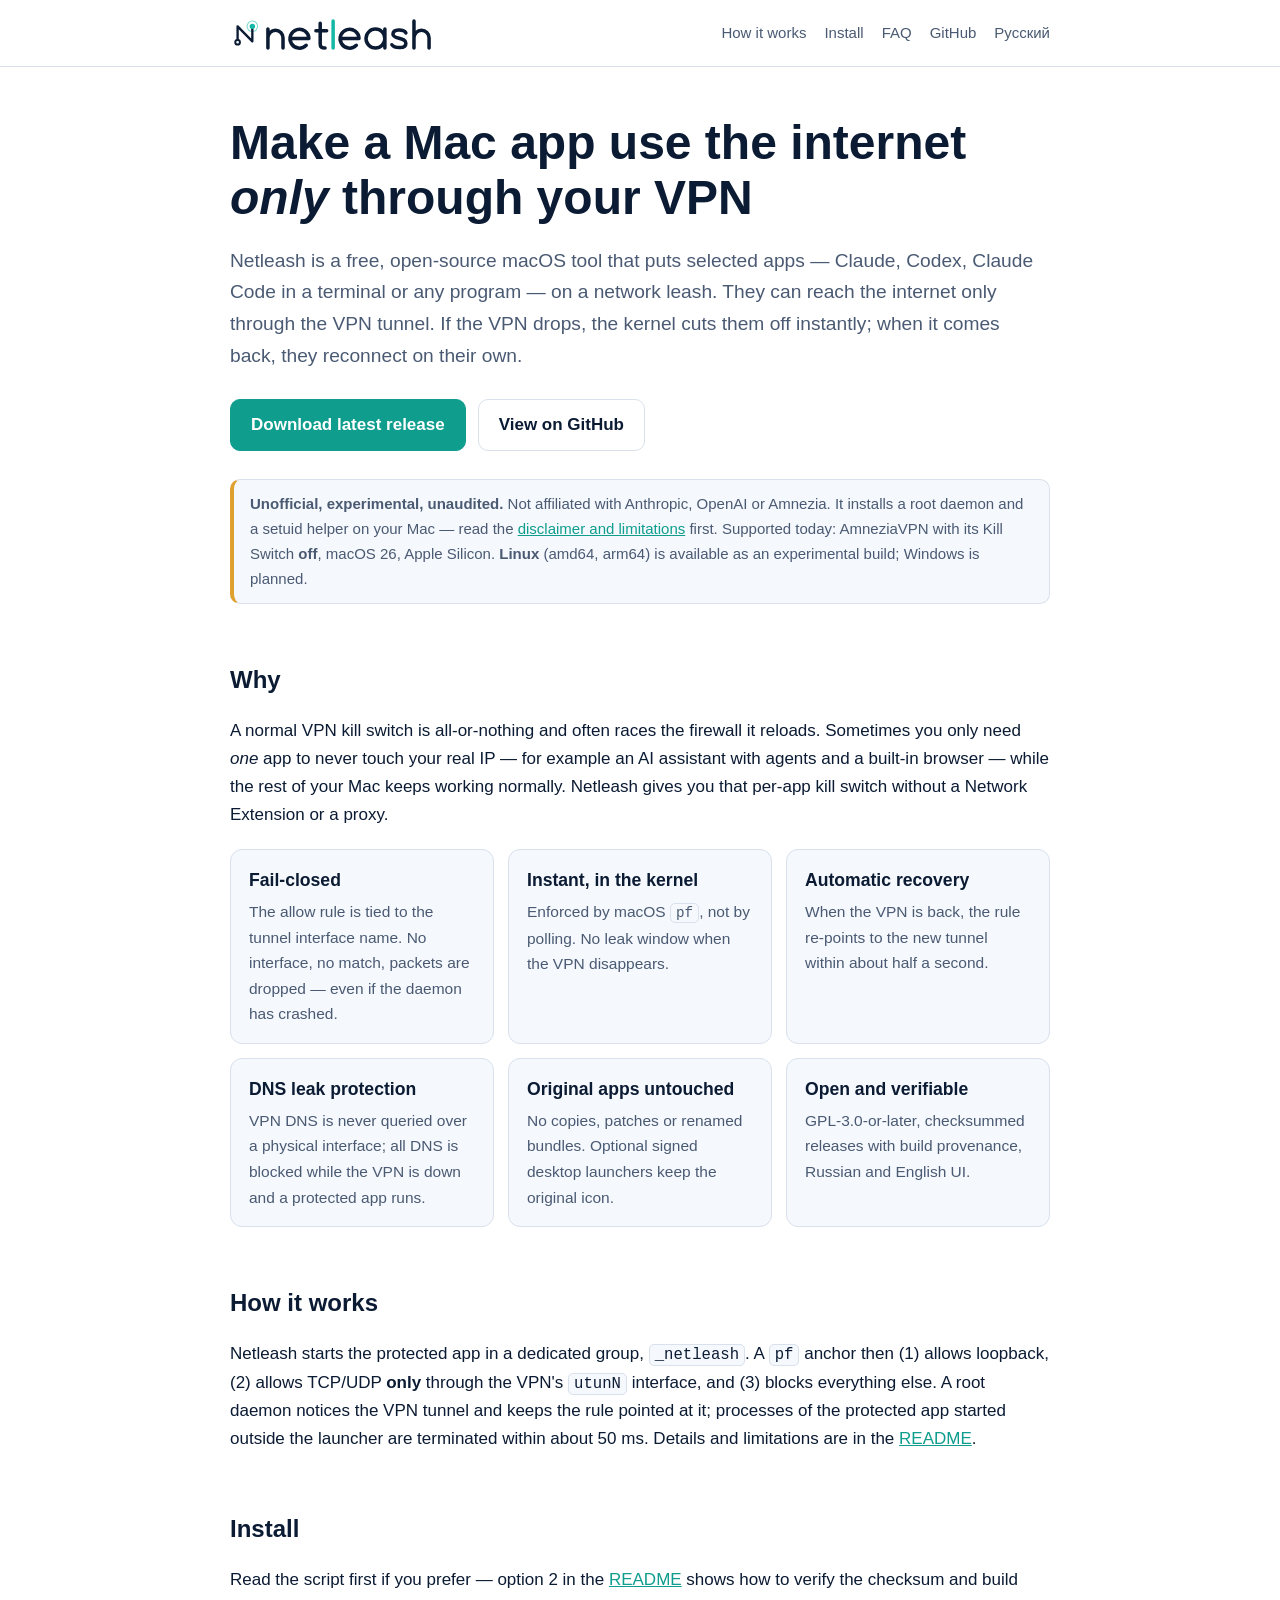
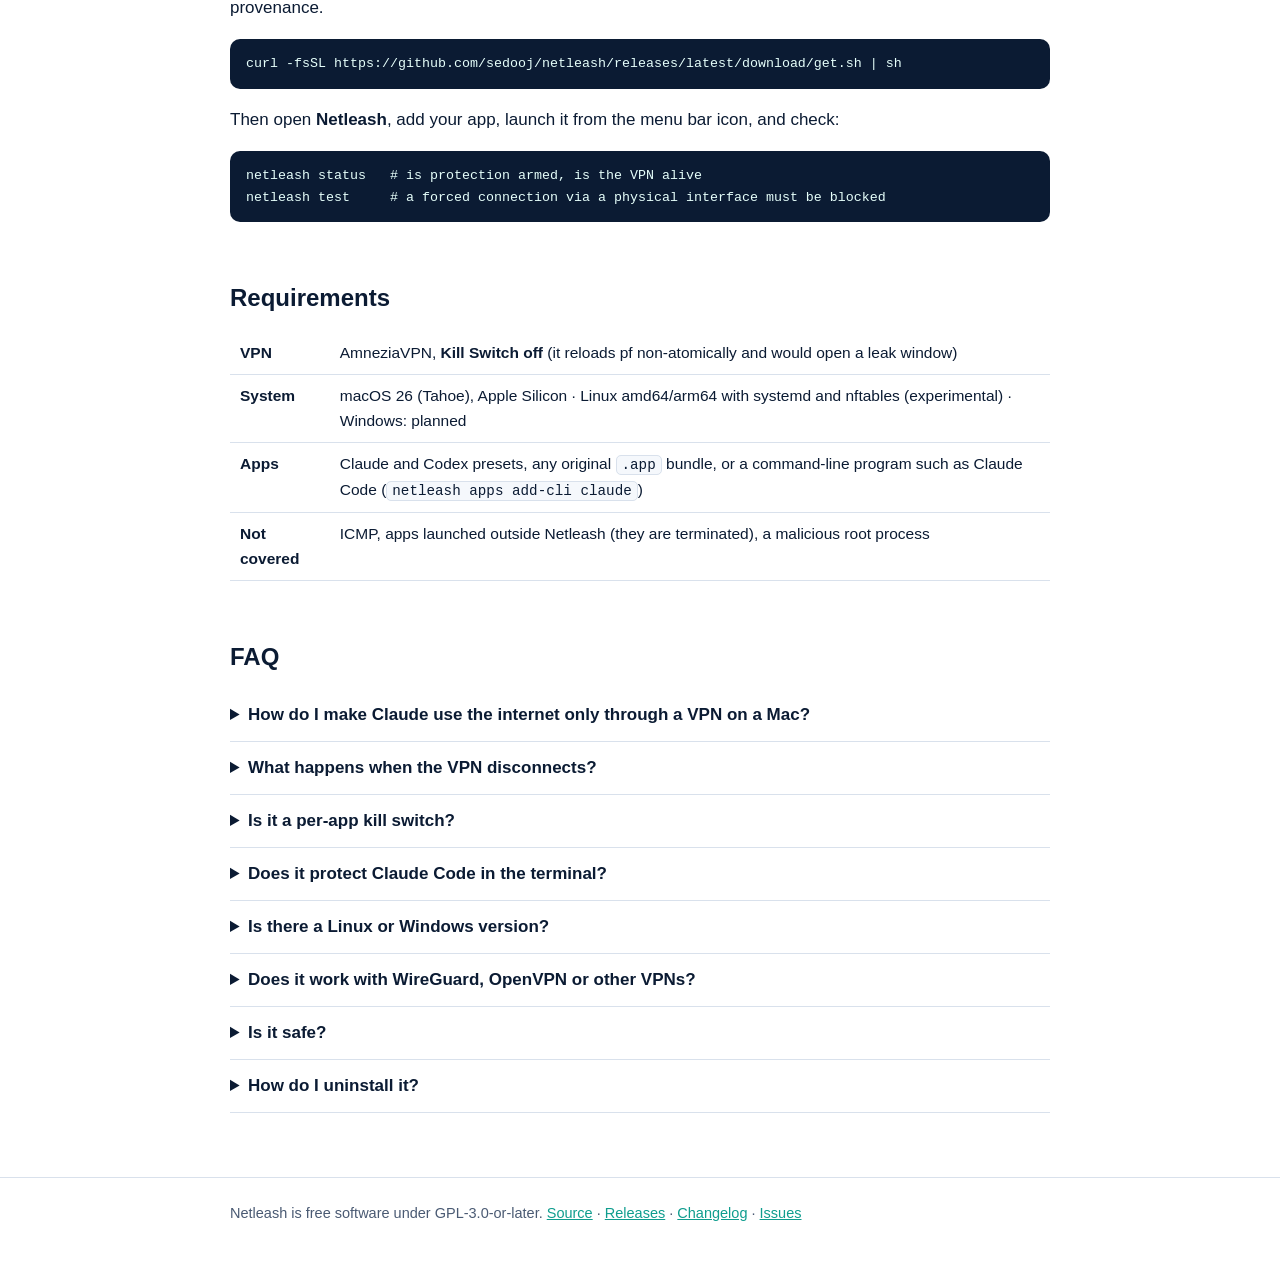
<file: docs/index.html>
<!doctype html>
<html lang="en">
<head>
<meta charset="utf-8">
<meta name="viewport" content="width=device-width,initial-scale=1">
<title>Netleash — make a Mac app use the network only through a VPN (kernel-level, fail-closed)</title>
<meta name="description" content="Netleash is a free open-source macOS tool that lets chosen apps, such as Claude or Codex, reach the internet only through your VPN. If the VPN drops, the app is cut off in the kernel (pf) instantly; when it returns, the network returns.">
<link rel="canonical" href="https://sedooj.github.io/netleash/">
<link rel="alternate" hreflang="en" href="https://sedooj.github.io/netleash/">
<link rel="alternate" hreflang="ru" href="https://sedooj.github.io/netleash/ru/">
<link rel="alternate" hreflang="x-default" href="https://sedooj.github.io/netleash/">
<link rel="icon" type="image/svg+xml" href="favicon.svg">
<meta property="og:type" content="website">
<meta property="og:title" content="Netleash — per-app VPN kill switch for macOS">
<meta property="og:description" content="Confine selected macOS apps to a VPN tunnel at the kernel level. Fail-closed, open source (GPL-3.0).">
<meta property="og:url" content="https://sedooj.github.io/netleash/">
<meta property="og:image" content="https://sedooj.github.io/netleash/og.png">
<meta name="twitter:card" content="summary_large_image">
<link rel="stylesheet" href="style.css">
<script type="application/ld+json">
{"@context":"https://schema.org","@type":"SoftwareApplication","name":"Netleash","applicationCategory":"SecurityApplication","operatingSystem":["macOS 26 (Apple Silicon)","Linux (experimental)"],"softwareVersion":"0.4.0","license":"https://www.gnu.org/licenses/gpl-3.0.html","url":"https://sedooj.github.io/netleash/","downloadUrl":"https://github.com/sedooj/netleash/releases/latest","codeRepository":"https://github.com/sedooj/netleash","description":"Open-source macOS tool that confines selected applications' network access to a VPN tunnel using the pf firewall; fail-closed when the VPN drops.","offers":{"@type":"Offer","price":"0","priceCurrency":"USD"}}
</script>
<script type="application/ld+json">
{"@context":"https://schema.org","@type":"FAQPage","mainEntity":[
{"@type":"Question","name":"How do I make Claude (or any Mac app) use the internet only through a VPN?","acceptedAnswer":{"@type":"Answer","text":"Install Netleash, add the app in its window and launch it from Netleash. The app runs in a dedicated group and a pf firewall rule lets that group out only through the VPN's tunnel interface; everything else is blocked."}},
{"@type":"Question","name":"What happens when the VPN disconnects?","acceptedAnswer":{"@type":"Answer","text":"The protected app loses the network in the same instant, because the allow rule is bound to the tunnel interface name and stops matching when the interface disappears. When the VPN returns, the network returns automatically."}},
{"@type":"Question","name":"Is this a per-app kill switch for macOS?","acceptedAnswer":{"@type":"Answer","text":"Yes, for the apps you choose. Other apps are not affected and keep their normal connection."}},
{"@type":"Question","name":"Which VPNs are supported?","acceptedAnswer":{"@type":"Answer","text":"Currently AmneziaVPN with its own Kill Switch turned off, on macOS 26 (Apple Silicon). Other VPNs are not validated yet."}}]}
</script>
</head>
<body>
<header><div class="wrap">
  <a href="./" aria-label="Netleash"><img class="logo-light" src="logo.svg" alt="Netleash"><img class="logo-dark" src="logo-dark.svg" alt="Netleash"></a>
  <nav><a href="#how">How it works</a><a href="#install">Install</a><a href="#faq">FAQ</a><a href="https://github.com/sedooj/netleash">GitHub</a><a href="ru/" hreflang="ru" lang="ru">Русский</a></nav>
</div></header>
<main class="wrap">
<h1>Make a Mac app use the internet <em>only</em> through your VPN</h1>
<p class="lead">Netleash is a free, open-source macOS tool that puts selected apps — Claude, Codex, Claude Code in a terminal or any program — on a network leash. They can reach the internet only through the VPN tunnel. If the VPN drops, the kernel cuts them off instantly; when it comes back, they reconnect on their own.</p>
<div class="btns">
  <a class="btn primary" href="https://github.com/sedooj/netleash/releases/latest">Download latest release</a>
  <a class="btn" href="https://github.com/sedooj/netleash">View on GitHub</a>
</div>
<div class="note"><b>Unofficial, experimental, unaudited.</b> Not affiliated with Anthropic, OpenAI or Amnezia. It installs a root daemon and a setuid helper on your Mac — read the <a href="https://github.com/sedooj/netleash#disclaimer">disclaimer and limitations</a> first. Supported today: AmneziaVPN with its Kill Switch <b>off</b>, macOS 26, Apple Silicon. <b>Linux</b> (amd64, arm64) is available as an experimental build; Windows is planned.</div>

<h2>Why</h2>
<p>A normal VPN kill switch is all-or-nothing and often races the firewall it reloads. Sometimes you only need <em>one</em> app to never touch your real IP — for example an AI assistant with agents and a built-in browser — while the rest of your Mac keeps working normally. Netleash gives you that per-app kill switch without a Network Extension or a proxy.</p>
<div class="grid">
  <div class="card"><h3>Fail-closed</h3><p>The allow rule is tied to the tunnel interface name. No interface, no match, packets are dropped — even if the daemon has crashed.</p></div>
  <div class="card"><h3>Instant, in the kernel</h3><p>Enforced by macOS <code>pf</code>, not by polling. No leak window when the VPN disappears.</p></div>
  <div class="card"><h3>Automatic recovery</h3><p>When the VPN is back, the rule re-points to the new tunnel within about half a second.</p></div>
  <div class="card"><h3>DNS leak protection</h3><p>VPN DNS is never queried over a physical interface; all DNS is blocked while the VPN is down and a protected app runs.</p></div>
  <div class="card"><h3>Original apps untouched</h3><p>No copies, patches or renamed bundles. Optional signed desktop launchers keep the original icon.</p></div>
  <div class="card"><h3>Open and verifiable</h3><p>GPL-3.0-or-later, checksummed releases with build provenance, Russian and English UI.</p></div>
</div>

<h2 id="how">How it works</h2>
<p>Netleash starts the protected app in a dedicated group, <code>_netleash</code>. A <code>pf</code> anchor then (1) allows loopback, (2) allows TCP/UDP <b>only</b> through the VPN's <code>utunN</code> interface, and (3) blocks everything else. A root daemon notices the VPN tunnel and keeps the rule pointed at it; processes of the protected app started outside the launcher are terminated within about 50&nbsp;ms. Details and limitations are in the <a href="https://github.com/sedooj/netleash#how-it-works">README</a>.</p>

<h2 id="install">Install</h2>
<p>Read the script first if you prefer — option 2 in the <a href="https://github.com/sedooj/netleash#install">README</a> shows how to verify the checksum and build provenance.</p>
<pre><code>curl -fsSL https://github.com/sedooj/netleash/releases/latest/download/get.sh | sh</code></pre>
<p>Then open <b>Netleash</b>, add your app, launch it from the menu bar icon, and check:</p>
<pre><code>netleash status   # is protection armed, is the VPN alive
netleash test     # a forced connection via a physical interface must be blocked</code></pre>

<h2>Requirements</h2>
<table>
<tr><th>VPN</th><td>AmneziaVPN, <b>Kill Switch off</b> (it reloads pf non-atomically and would open a leak window)</td></tr>
<tr><th>System</th><td>macOS 26 (Tahoe), Apple Silicon · Linux amd64/arm64 with systemd and nftables (experimental) · Windows: planned</td></tr>
<tr><th>Apps</th><td>Claude and Codex presets, any original <code>.app</code> bundle, or a command-line program such as Claude Code (<code>netleash apps add-cli claude</code>)</td></tr>
<tr><th>Not covered</th><td>ICMP, apps launched outside Netleash (they are terminated), a malicious root process</td></tr>
</table>

<h2 id="faq">FAQ</h2>
<details><summary>How do I make Claude use the internet only through a VPN on a Mac?</summary><p>Install Netleash, add Claude in its window and open Claude from Netleash. Claude and everything it launches then run in the protected group and can only use the VPN tunnel.</p></details>
<details><summary>What happens when the VPN disconnects?</summary><p>The app loses the network at once. When the VPN is back, connections work again without restarting the app; a response interrupted mid-stream has to be resent.</p></details>
<details><summary>Is it a per-app kill switch?</summary><p>Yes, for the apps you choose. Everything else keeps its normal connection.</p></details>
<details><summary>Does it protect Claude Code in the terminal?</summary><p>Yes: <code>netleash apps add-cli claude</code>, then start it with <code>netleash run claude</code> or in <code>netleash shell</code>. A <code>claude</code> started any other way is terminated.</p></details>
<details><summary>Is there a Linux or Windows version?</summary><p>Linux (amd64 and arm64) is available and experimental: it uses nftables and a systemd service. Windows is planned and needs a separate filtering driver.</p></details>
<details><summary>Does it work with WireGuard, OpenVPN or other VPNs?</summary><p>Not yet validated. Today only AmneziaVPN is supported; see the <a href="https://github.com/sedooj/netleash/issues">issue tracker</a> to ask for others.</p></details>
<details><summary>Is it safe?</summary><p>It is experimental and unaudited, and it installs privileged components. The code is small and public; read it, verify releases, and keep the <code>netleash panic</code> rollback in mind.</p></details>
<details><summary>How do I uninstall it?</summary><p><code>sudo /usr/local/libexec/netleash/uninstall.sh</code></p></details>
</main>
<footer><div class="wrap">Netleash is free software under GPL-3.0-or-later. <a href="https://github.com/sedooj/netleash">Source</a> · <a href="https://github.com/sedooj/netleash/releases">Releases</a> · <a href="https://github.com/sedooj/netleash/blob/main/CHANGELOG.md">Changelog</a> · <a href="https://github.com/sedooj/netleash/issues">Issues</a></div></footer>
</body>
</html>
</file>
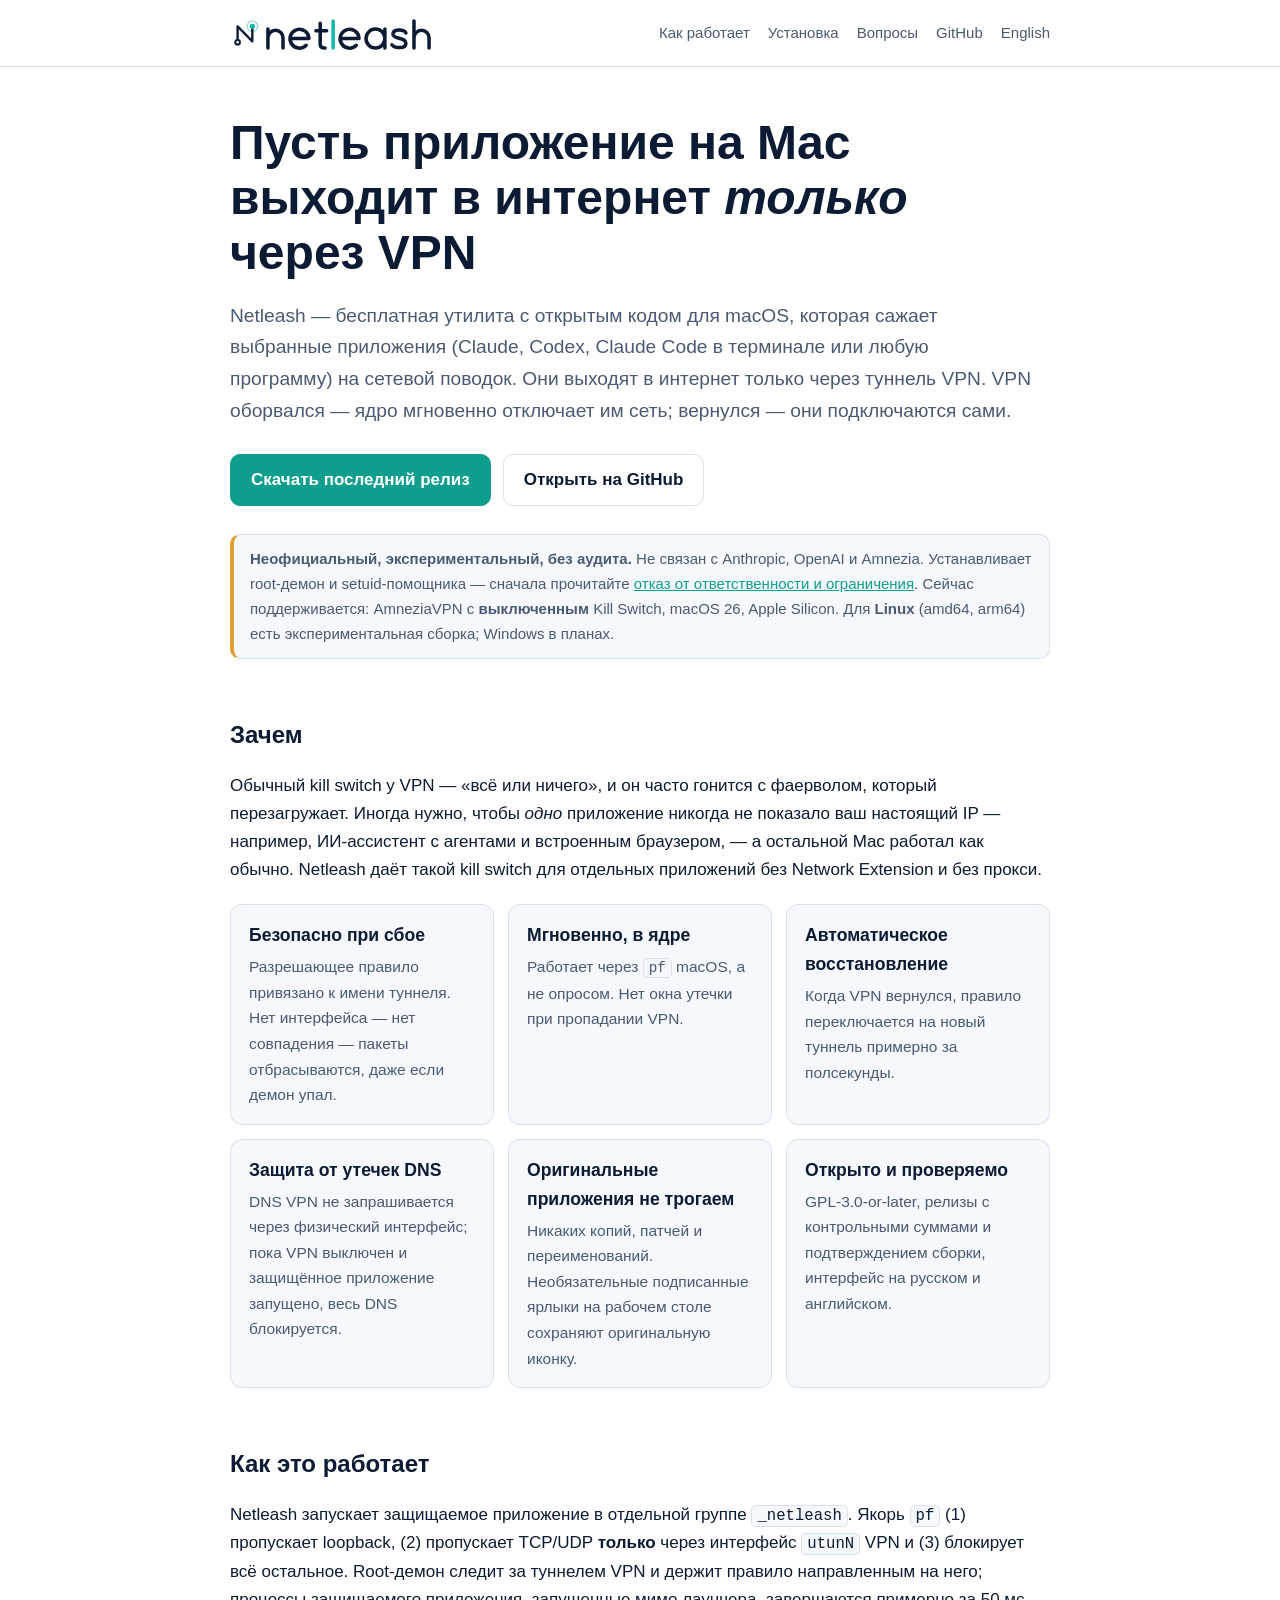
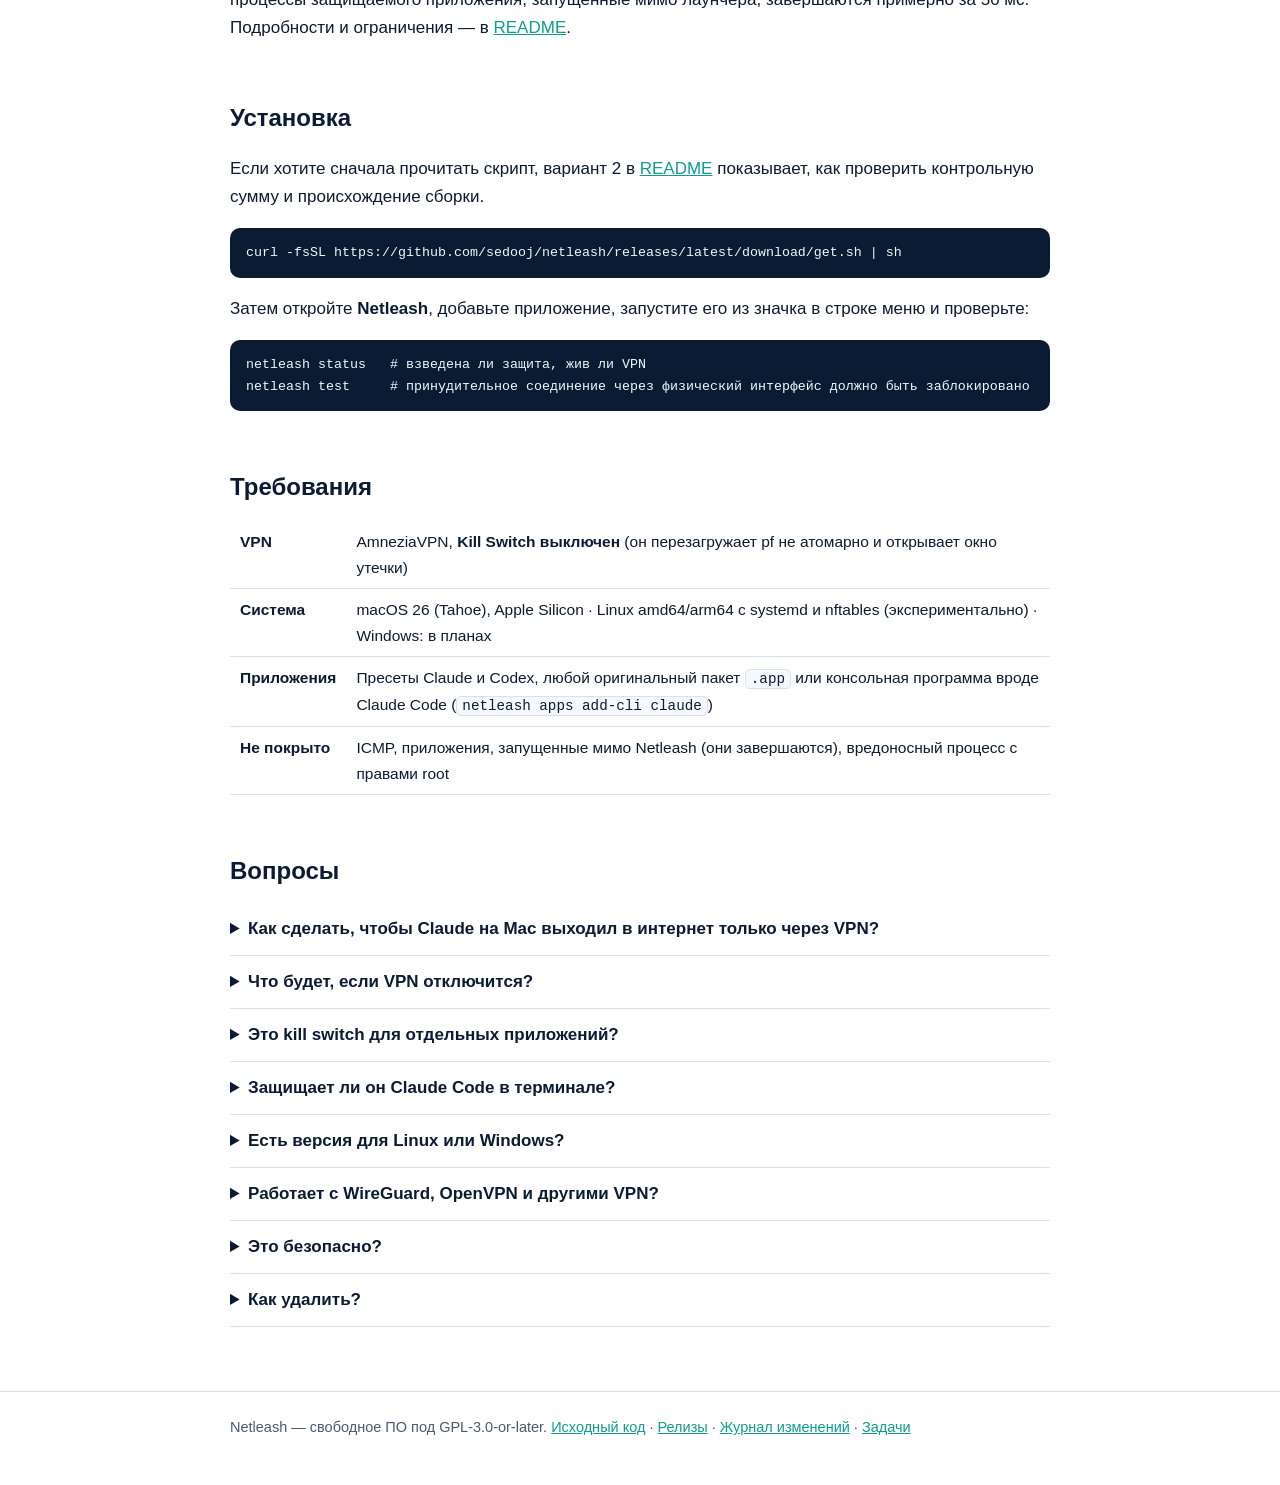
<file: docs/ru/index.html>
<!doctype html>
<html lang="ru">
<head>
<meta charset="utf-8">
<meta name="viewport" content="width=device-width,initial-scale=1">
<title>Netleash — выход приложения Mac в интернет только через VPN (на уровне ядра)</title>
<meta name="description" content="Netleash — бесплатная утилита с открытым кодом для macOS: выбранные приложения, например Claude или Codex, выходят в сеть только через VPN. VPN оборвался — приложение отключается мгновенно, в ядре (pf); VPN вернулся — сеть возвращается сама.">
<link rel="canonical" href="https://sedooj.github.io/netleash/ru/">
<link rel="alternate" hreflang="en" href="https://sedooj.github.io/netleash/">
<link rel="alternate" hreflang="ru" href="https://sedooj.github.io/netleash/ru/">
<link rel="alternate" hreflang="x-default" href="https://sedooj.github.io/netleash/">
<link rel="icon" type="image/svg+xml" href="../favicon.svg">
<meta property="og:type" content="website">
<meta property="og:title" content="Netleash — kill switch для отдельных приложений macOS">
<meta property="og:description" content="Ограничивает выбранные приложения macOS туннелем VPN на уровне ядра. Безопасно при сбое, открытый код (GPL-3.0).">
<meta property="og:url" content="https://sedooj.github.io/netleash/ru/">
<meta property="og:image" content="https://sedooj.github.io/netleash/og.png">
<meta name="twitter:card" content="summary_large_image">
<link rel="stylesheet" href="../style.css">
<script type="application/ld+json">
{"@context":"https://schema.org","@type":"SoftwareApplication","name":"Netleash","inLanguage":"ru","applicationCategory":"SecurityApplication","operatingSystem":["macOS 26 (Apple Silicon)","Linux (экспериментально)"],"softwareVersion":"0.4.0","license":"https://www.gnu.org/licenses/gpl-3.0.html","url":"https://sedooj.github.io/netleash/ru/","downloadUrl":"https://github.com/sedooj/netleash/releases/latest","codeRepository":"https://github.com/sedooj/netleash","description":"Утилита с открытым кодом для macOS: ограничивает сеть выбранных приложений туннелем VPN через фаервол pf; при обрыве VPN сеть блокируется.","offers":{"@type":"Offer","price":"0","priceCurrency":"USD"}}
</script>
<script type="application/ld+json">
{"@context":"https://schema.org","@type":"FAQPage","inLanguage":"ru","mainEntity":[
{"@type":"Question","name":"Как заставить Claude (или любое приложение на Mac) выходить в интернет только через VPN?","acceptedAnswer":{"@type":"Answer","text":"Установите Netleash, добавьте приложение в его окне и запускайте его через Netleash. Приложение работает в отдельной группе, а правило pf выпускает эту группу только через туннельный интерфейс VPN; всё остальное блокируется."}},
{"@type":"Question","name":"Что будет, если VPN отключится?","acceptedAnswer":{"@type":"Answer","text":"Приложение теряет сеть в ту же долю секунды: разрешающее правило привязано к имени туннельного интерфейса и перестаёт совпадать, когда интерфейс пропадает. Когда VPN возвращается, сеть возвращается автоматически."}},
{"@type":"Question","name":"Это kill switch для отдельных приложений на Mac?","acceptedAnswer":{"@type":"Answer","text":"Да, для тех приложений, которые вы выберете. Остальные программы работают как обычно."}},
{"@type":"Question","name":"Какие VPN поддерживаются?","acceptedAnswer":{"@type":"Answer","text":"Сейчас AmneziaVPN с выключенным собственным Kill Switch, macOS 26 (Apple Silicon). Другие VPN пока не проверены."}}]}
</script>
</head>
<body>
<header><div class="wrap">
  <a href="./" aria-label="Netleash"><img class="logo-light" src="../logo.svg" alt="Netleash"><img class="logo-dark" src="../logo-dark.svg" alt="Netleash"></a>
  <nav><a href="#how">Как работает</a><a href="#install">Установка</a><a href="#faq">Вопросы</a><a href="https://github.com/sedooj/netleash/blob/main/README.ru.md">GitHub</a><a href="../" hreflang="en" lang="en">English</a></nav>
</div></header>
<main class="wrap">
<h1>Пусть приложение на Mac выходит в интернет <em>только</em> через VPN</h1>
<p class="lead">Netleash — бесплатная утилита с открытым кодом для macOS, которая сажает выбранные приложения (Claude, Codex, Claude Code в терминале или любую программу) на сетевой поводок. Они выходят в интернет только через туннель VPN. VPN оборвался — ядро мгновенно отключает им сеть; вернулся — они подключаются сами.</p>
<div class="btns">
  <a class="btn primary" href="https://github.com/sedooj/netleash/releases/latest">Скачать последний релиз</a>
  <a class="btn" href="https://github.com/sedooj/netleash/blob/main/README.ru.md">Открыть на GitHub</a>
</div>
<div class="note"><b>Неофициальный, экспериментальный, без аудита.</b> Не связан с Anthropic, OpenAI и Amnezia. Устанавливает root-демон и setuid-помощника — сначала прочитайте <a href="https://github.com/sedooj/netleash/blob/main/README.ru.md">отказ от ответственности и ограничения</a>. Сейчас поддерживается: AmneziaVPN с <b>выключенным</b> Kill Switch, macOS 26, Apple Silicon. Для <b>Linux</b> (amd64, arm64) есть экспериментальная сборка; Windows в планах.</div>

<h2>Зачем</h2>
<p>Обычный kill switch у VPN — «всё или ничего», и он часто гонится с фаерволом, который перезагружает. Иногда нужно, чтобы <em>одно</em> приложение никогда не показало ваш настоящий IP — например, ИИ-ассистент с агентами и встроенным браузером, — а остальной Mac работал как обычно. Netleash даёт такой kill switch для отдельных приложений без Network Extension и без прокси.</p>
<div class="grid">
  <div class="card"><h3>Безопасно при сбое</h3><p>Разрешающее правило привязано к имени туннеля. Нет интерфейса — нет совпадения — пакеты отбрасываются, даже если демон упал.</p></div>
  <div class="card"><h3>Мгновенно, в ядре</h3><p>Работает через <code>pf</code> macOS, а не опросом. Нет окна утечки при пропадании VPN.</p></div>
  <div class="card"><h3>Автоматическое восстановление</h3><p>Когда VPN вернулся, правило переключается на новый туннель примерно за полсекунды.</p></div>
  <div class="card"><h3>Защита от утечек DNS</h3><p>DNS VPN не запрашивается через физический интерфейс; пока VPN выключен и защищённое приложение запущено, весь DNS блокируется.</p></div>
  <div class="card"><h3>Оригинальные приложения не трогаем</h3><p>Никаких копий, патчей и переименований. Необязательные подписанные ярлыки на рабочем столе сохраняют оригинальную иконку.</p></div>
  <div class="card"><h3>Открыто и проверяемо</h3><p>GPL-3.0-or-later, релизы с контрольными суммами и подтверждением сборки, интерфейс на русском и английском.</p></div>
</div>

<h2 id="how">Как это работает</h2>
<p>Netleash запускает защищаемое приложение в отдельной группе <code>_netleash</code>. Якорь <code>pf</code> (1) пропускает loopback, (2) пропускает TCP/UDP <b>только</b> через интерфейс <code>utunN</code> VPN и (3) блокирует всё остальное. Root-демон следит за туннелем VPN и держит правило направленным на него; процессы защищаемого приложения, запущенные мимо лаунчера, завершаются примерно за 50&nbsp;мс. Подробности и ограничения — в <a href="https://github.com/sedooj/netleash/blob/main/README.ru.md">README</a>.</p>

<h2 id="install">Установка</h2>
<p>Если хотите сначала прочитать скрипт, вариант 2 в <a href="https://github.com/sedooj/netleash/blob/main/README.ru.md">README</a> показывает, как проверить контрольную сумму и происхождение сборки.</p>
<pre><code>curl -fsSL https://github.com/sedooj/netleash/releases/latest/download/get.sh | sh</code></pre>
<p>Затем откройте <b>Netleash</b>, добавьте приложение, запустите его из значка в строке меню и проверьте:</p>
<pre><code>netleash status   # взведена ли защита, жив ли VPN
netleash test     # принудительное соединение через физический интерфейс должно быть заблокировано</code></pre>

<h2>Требования</h2>
<table>
<tr><th>VPN</th><td>AmneziaVPN, <b>Kill Switch выключен</b> (он перезагружает pf не атомарно и открывает окно утечки)</td></tr>
<tr><th>Система</th><td>macOS 26 (Tahoe), Apple Silicon · Linux amd64/arm64 с systemd и nftables (экспериментально) · Windows: в планах</td></tr>
<tr><th>Приложения</th><td>Пресеты Claude и Codex, любой оригинальный пакет <code>.app</code> или консольная программа вроде Claude Code (<code>netleash apps add-cli claude</code>)</td></tr>
<tr><th>Не покрыто</th><td>ICMP, приложения, запущенные мимо Netleash (они завершаются), вредоносный процесс с правами root</td></tr>
</table>

<h2 id="faq">Вопросы</h2>
<details><summary>Как сделать, чтобы Claude на Mac выходил в интернет только через VPN?</summary><p>Установите Netleash, добавьте Claude в его окне и открывайте Claude через Netleash. Claude и всё, что он запускает, работают в защищённой группе и могут использовать только туннель VPN.</p></details>
<details><summary>Что будет, если VPN отключится?</summary><p>Приложение сразу теряет сеть. Когда VPN вернётся, соединения заработают без перезапуска приложения; ответ, оборванный на середине, придётся отправить заново.</p></details>
<details><summary>Это kill switch для отдельных приложений?</summary><p>Да, для выбранных вами. Всё остальное работает как обычно.</p></details>
<details><summary>Защищает ли он Claude Code в терминале?</summary><p>Да: <code>netleash apps add-cli claude</code>, затем запускайте через <code>netleash run claude</code> или в <code>netleash shell</code>. <code>claude</code>, запущенный иначе, завершается.</p></details>
<details><summary>Есть версия для Linux или Windows?</summary><p>Linux (amd64 и arm64) есть, она экспериментальная: nftables и служба systemd. Windows в планах, ему нужен отдельный фильтрующий драйвер.</p></details>
<details><summary>Работает с WireGuard, OpenVPN и другими VPN?</summary><p>Пока не проверено. Сейчас поддерживается только AmneziaVPN; другие можно запросить в <a href="https://github.com/sedooj/netleash/issues">трекере задач</a>.</p></details>
<details><summary>Это безопасно?</summary><p>Проект экспериментальный и без аудита, и он ставит привилегированные компоненты. Код небольшой и открытый: прочитайте его, проверяйте релизы и помните про аварийный откат <code>netleash panic</code>.</p></details>
<details><summary>Как удалить?</summary><p><code>sudo /usr/local/libexec/netleash/uninstall.sh</code></p></details>
</main>
<footer><div class="wrap">Netleash — свободное ПО под GPL-3.0-or-later. <a href="https://github.com/sedooj/netleash">Исходный код</a> · <a href="https://github.com/sedooj/netleash/releases">Релизы</a> · <a href="https://github.com/sedooj/netleash/blob/main/CHANGELOG.md">Журнал изменений</a> · <a href="https://github.com/sedooj/netleash/issues">Задачи</a></div></footer>
</body>
</html>
</file>
<file: docs/style.css>
:root{--bg:#fff;--fg:#0b1b33;--muted:#4a5a73;--line:#d9e1ec;--card:#f5f8fc;--accent:#0f9d8e;--accent-fg:#fff;--code:#0b1b33;--code-fg:#e6fffb}
@media(prefers-color-scheme:dark){:root{--bg:#0b1b33;--fg:#eaf2fb;--muted:#9fb2cc;--line:#1f3556;--card:#102545;--accent:#5eead4;--accent-fg:#0b1b33;--code:#06122a;--code-fg:#c9fff6}}
*{box-sizing:border-box}html{scroll-behavior:smooth}
body{margin:0;background:var(--bg);color:var(--fg);font:17px/1.65 -apple-system,BlinkMacSystemFont,"Segoe UI",Roboto,sans-serif}
.wrap{max-width:860px;margin:0 auto;padding:0 20px}
header{border-bottom:1px solid var(--line)}
header .wrap{display:flex;align-items:center;justify-content:space-between;gap:16px;padding-top:14px;padding-bottom:14px;flex-wrap:wrap}
header img{height:38px;display:block}
nav{display:flex;gap:18px;font-size:15px;flex-wrap:wrap}
nav a{color:var(--muted);text-decoration:none}nav a:hover{color:var(--fg)}
.logo-dark{display:none}
@media(prefers-color-scheme:dark){.logo-light{display:none}.logo-dark{display:block}}
h1{font-size:clamp(2rem,5vw,3rem);line-height:1.15;margin:48px 0 16px}
h2{font-size:1.5rem;margin:56px 0 12px}h3{font-size:1.1rem;margin:28px 0 6px}
.lead{font-size:1.2rem;color:var(--muted);max-width:42em}
.btns{display:flex;gap:12px;flex-wrap:wrap;margin:28px 0}
.btn{display:inline-block;padding:11px 20px;border-radius:10px;border:1px solid var(--line);color:var(--fg);text-decoration:none;font-weight:600}
.btn.primary{background:var(--accent);border-color:var(--accent);color:var(--accent-fg)}
.btn:hover{filter:brightness(1.07)}
.note{background:var(--card);border:1px solid var(--line);border-left:4px solid #e0a030;border-radius:10px;padding:12px 16px;font-size:15px;color:var(--muted);margin:24px 0}
.grid{display:grid;grid-template-columns:repeat(auto-fit,minmax(240px,1fr));gap:14px;margin:20px 0}
.card{background:var(--card);border:1px solid var(--line);border-radius:12px;padding:16px 18px}
.card h3{margin:0 0 4px}.card p{margin:0;color:var(--muted);font-size:15.5px}
pre{background:var(--code);color:var(--code-fg);border-radius:10px;padding:14px 16px;overflow-x:auto;font-size:14.5px;line-height:1.5}
code{font-family:ui-monospace,SFMono-Regular,Menlo,monospace;font-size:.92em}
p code,li code,td code{background:var(--card);border:1px solid var(--line);border-radius:5px;padding:1px 5px}
table{border-collapse:collapse;width:100%;font-size:15.5px;margin:14px 0}th,td{border-bottom:1px solid var(--line);padding:8px 10px;text-align:left;vertical-align:top}
a{color:var(--accent)}
details{border-bottom:1px solid var(--line);padding:12px 0}summary{cursor:pointer;font-weight:600}details p{color:var(--muted);margin:8px 0 0}
footer{border-top:1px solid var(--line);margin-top:64px;padding:24px 0 48px;color:var(--muted);font-size:14.5px}
</file>
